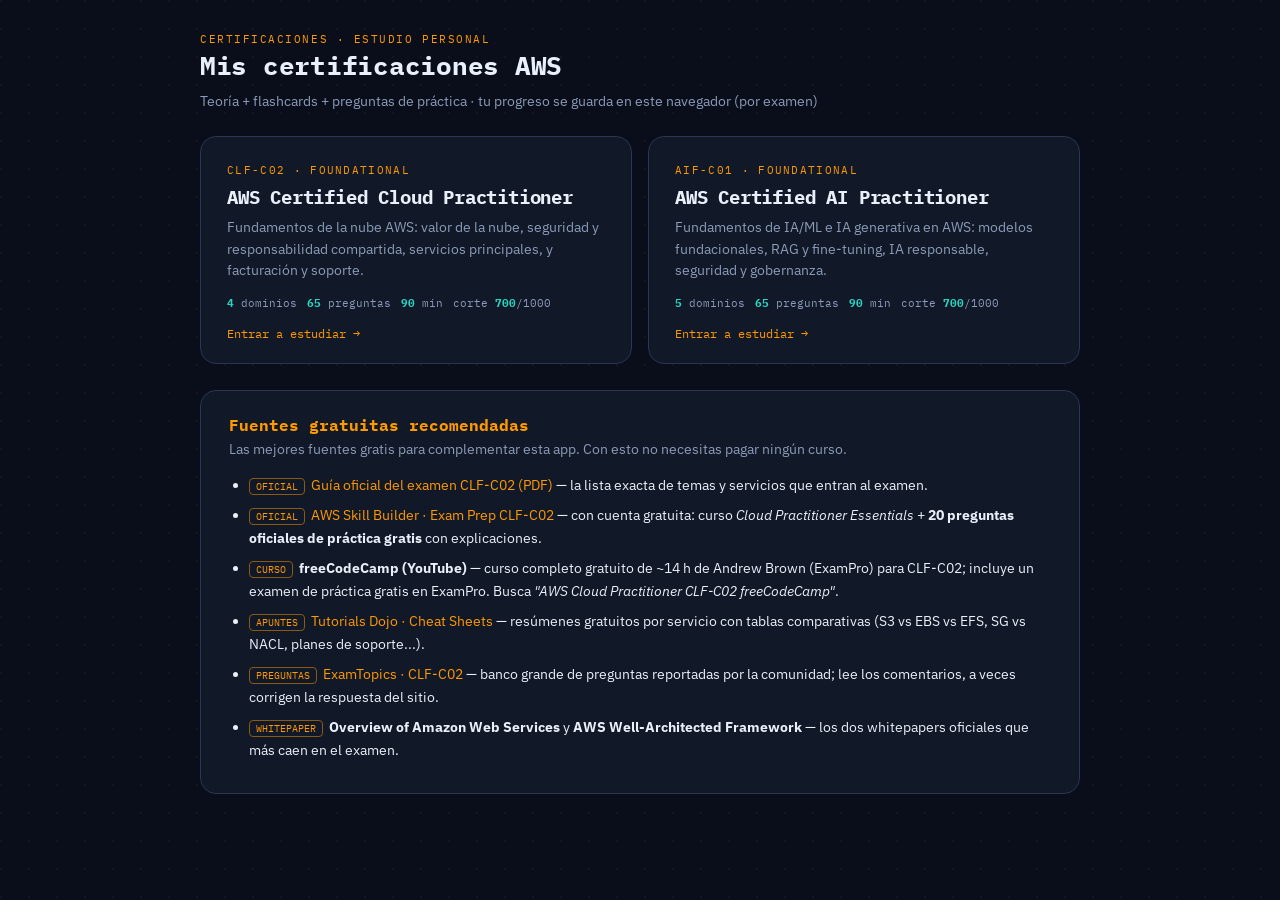
<file: index.html>
<!DOCTYPE html>
<html lang="es">
<head>
<meta charset="UTF-8">
<meta name="viewport" content="width=device-width, initial-scale=1">
<title>Mis certificaciones AWS · App de estudio</title>
<link rel="stylesheet" href="assets/styles.css">
<style>
.hub-grid{display:grid;grid-template-columns:1fr 1fr;gap:16px;margin:26px 0;}
@media(max-width:640px){.hub-grid{grid-template-columns:1fr;}}
.exam-card{
  display:block;background:var(--surface);border:1px solid var(--border);border-radius:16px;
  padding:26px 26px 22px;text-decoration:none;color:var(--text);transition:.15s;
}
.exam-card:hover{border-color:var(--accent);transform:translateY(-2px);}
.exam-card .code{font-family:var(--mono);font-size:11px;letter-spacing:.12em;color:var(--accent);text-transform:uppercase;margin-bottom:8px;}
.exam-card h2{font-family:var(--mono);font-size:19px;margin:0 0 8px;letter-spacing:-.01em;}
.exam-card p{font-size:13.5px;line-height:1.6;color:var(--text-muted);margin:0 0 14px;}
.exam-card .meta{font-family:var(--mono);font-size:11px;color:var(--text-muted);display:flex;flex-wrap:wrap;gap:10px;}
.exam-card .meta b{color:var(--accent-2);}
.exam-card .go{margin-top:16px;font-family:var(--mono);font-size:12px;color:var(--accent);}
.res{background:var(--surface);border:1px solid var(--border);border-radius:16px;padding:24px 28px;margin-top:8px;}
.res h2{font-family:var(--mono);font-size:16px;color:var(--accent);margin:0 0 4px;}
.res .lead{color:var(--text-muted);font-size:13.5px;margin:0 0 14px;line-height:1.6;}
.res ul{margin:0;padding-left:20px;}
.res li{font-size:13.5px;line-height:1.7;margin:7px 0;color:var(--text);}
.res a{color:var(--accent);text-decoration:none;}
.res a:hover{text-decoration:underline;}
.res .tag{font-family:var(--mono);font-size:10px;border:1px solid var(--accent-dim);color:var(--accent);border-radius:4px;padding:1px 6px;margin-right:6px;text-transform:uppercase;}
</style>
</head>
<body>
<div class="wrap">

  <div class="top">
    <div>
      <div class="eyebrow">Certificaciones &middot; Estudio personal</div>
      <h1>Mis certificaciones AWS</h1>
    </div>
  </div>
  <div class="sub">Teoría + flashcards + preguntas de práctica &middot; tu progreso se guarda en este navegador (por examen)</div>

  <div class="hub-grid">
    <a class="exam-card" href="clf-c02.html">
      <div class="code">CLF-C02 · Foundational</div>
      <h2>AWS Certified Cloud Practitioner</h2>
      <p>Fundamentos de la nube AWS: valor de la nube, seguridad y responsabilidad compartida, servicios principales, y facturación y soporte.</p>
      <div class="meta"><span><b>4</b> dominios</span><span><b>65</b> preguntas</span><span><b>90</b> min</span><span>corte <b>700</b>/1000</span></div>
      <div class="go">Entrar a estudiar →</div>
    </a>
    <a class="exam-card" href="aif-c01.html">
      <div class="code">AIF-C01 · Foundational</div>
      <h2>AWS Certified AI Practitioner</h2>
      <p>Fundamentos de IA/ML e IA generativa en AWS: modelos fundacionales, RAG y fine-tuning, IA responsable, seguridad y gobernanza.</p>
      <div class="meta"><span><b>5</b> dominios</span><span><b>65</b> preguntas</span><span><b>90</b> min</span><span>corte <b>700</b>/1000</span></div>
      <div class="go">Entrar a estudiar →</div>
    </a>
  </div>

  <div class="res">
    <h2>Fuentes gratuitas recomendadas</h2>
    <p class="lead">Las mejores fuentes gratis para complementar esta app. Con esto no necesitas pagar ningún curso.</p>
    <ul>
      <li><span class="tag">Oficial</span><a href="https://docs.aws.amazon.com/pdfs/aws-certification/latest/cloud-practitioner-02/cloud-practitioner-02.pdf" target="_blank">Guía oficial del examen CLF-C02 (PDF)</a> — la lista exacta de temas y servicios que entran al examen.</li>
      <li><span class="tag">Oficial</span><a href="https://skillbuilder.aws/category/exam-prep/cloud-practitioner-foundational-CLF-C02" target="_blank">AWS Skill Builder · Exam Prep CLF-C02</a> — con cuenta gratuita: curso <i>Cloud Practitioner Essentials</i> + <b>20 preguntas oficiales de práctica gratis</b> con explicaciones.</li>
      <li><span class="tag">Curso</span><b>freeCodeCamp (YouTube)</b> — curso completo gratuito de ~14 h de Andrew Brown (ExamPro) para CLF-C02; incluye un examen de práctica gratis en ExamPro. Busca <i>"AWS Cloud Practitioner CLF-C02 freeCodeCamp"</i>.</li>
      <li><span class="tag">Apuntes</span><a href="https://tutorialsdojo.com/aws-cheat-sheets/" target="_blank">Tutorials Dojo · Cheat Sheets</a> — resúmenes gratuitos por servicio con tablas comparativas (S3 vs EBS vs EFS, SG vs NACL, planes de soporte...).</li>
      <li><span class="tag">Preguntas</span><a href="https://www.examtopics.com/exams/amazon/aws-certified-cloud-practitioner-clf-c02/" target="_blank">ExamTopics · CLF-C02</a> — banco grande de preguntas reportadas por la comunidad; lee los comentarios, a veces corrigen la respuesta del sitio.</li>
      <li><span class="tag">Whitepaper</span><b>Overview of Amazon Web Services</b> y <b>AWS Well-Architected Framework</b> — los dos whitepapers oficiales que más caen en el examen.</li>
    </ul>
  </div>

</div>
</body>
</html>
</file>
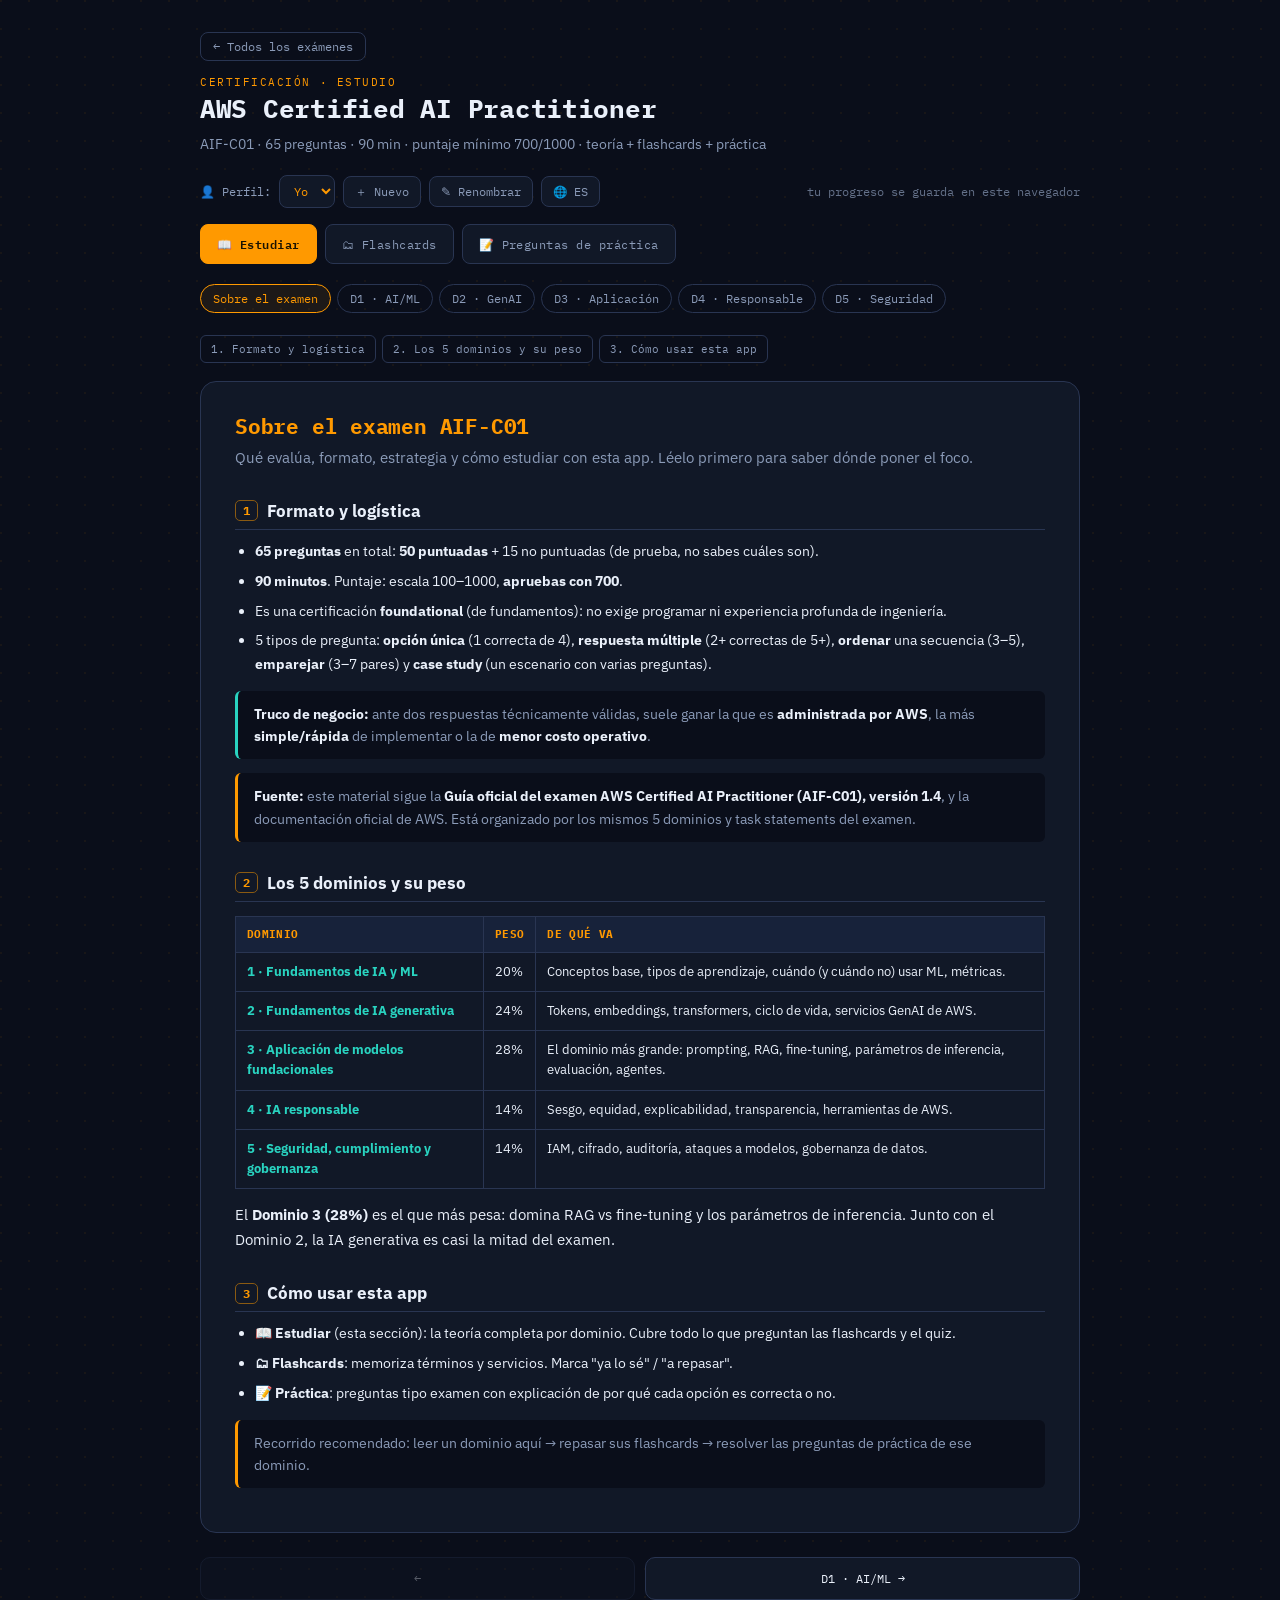
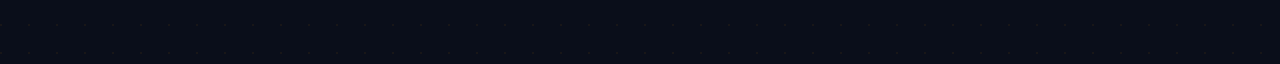
<file: aif-c01.html>
<!DOCTYPE html>
<html lang="es">
<head>
<meta charset="UTF-8">
<meta name="viewport" content="width=device-width, initial-scale=1">
<title>AIF-C01 · App de estudio</title>
<link rel="stylesheet" href="assets/styles.css">
</head>
<body>
<div class="wrap">

  <a class="backlink" href="index.html">&larr; Todos los ex&aacute;menes</a>

  <div class="top">
    <div>
      <div class="eyebrow" id="eyebrowText">Certificación &middot; Estudio</div>
      <h1>AWS Certified AI Practitioner</h1>
    </div>
  </div>
  <div class="sub" id="subText">AIF-C01 &middot; 65 preguntas &middot; 90 min &middot; puntaje mínimo 700/1000 &middot; teoría + flashcards + práctica</div>

  <div class="profilebar">
    <span class="plabel" id="plabelText">👤 Perfil:</span>
    <select id="profileSelect" onchange="switchProfile(this.value)"></select>
    <button class="pbtn" id="btnNewProfile" onclick="newProfile()">＋ Nuevo</button>
    <button class="pbtn" id="btnRenameProfile" onclick="renameProfile()">✎ Renombrar</button>
    <button class="pbtn" id="langToggle" onclick="toggleLang()">🌐 ES</button>
    <span class="psaved" id="psavedText">tu progreso se guarda en este navegador</span>
  </div>

  <div class="modebar">
    <button class="mode-btn active" id="btnRead" onclick="setMode('read')">📖 Estudiar</button>
    <button class="mode-btn" id="btnFlash" onclick="setMode('flash')">🗂 Flashcards</button>
    <button class="mode-btn" id="btnQuiz" onclick="setMode('quiz')">📝 Preguntas de práctica</button>
  </div>

  <!-- ================= READ MODE ================= -->
  <div id="readMode">
    <div class="domains" id="readChips"></div>
    <div class="toc" id="readToc"></div>
    <div class="article" id="article"></div>
    <div class="readnav">
      <button id="readPrev" onclick="readStep(-1)">← Sección anterior</button>
      <button id="readNext" onclick="readStep(1)">Siguiente sección →</button>
    </div>
  </div>

  <!-- ================= FLASHCARD MODE ================= -->
  <div id="flashMode" style="display:none">
    <div class="domains" id="domainChips"></div>

    <div class="progress-row">
      <span id="progLabel">1 / 65</span>
      <div class="progress-track"><div class="progress-fill" id="progFill" style="width:0%"></div></div>
    </div>

    <div class="stage">
      <div class="card" id="card" onclick="flipCard()">
        <div class="face front">
          <div class="tab">
            <span class="domain-tag" id="tagFront">D1</span>
            <span class="idx" id="idxFront"></span>
          </div>
          <div class="face-label" id="lblFront">Término / Concepto</div>
          <div class="face-content"><div class="front-text" id="frontText"></div></div>
          <div class="hint" id="hintText">toca la tarjeta para ver la respuesta</div>
        </div>
        <div class="face back">
          <div class="tab">
            <span class="domain-tag" id="tagBack">D1</span>
            <span class="idx" id="idxBack"></span>
          </div>
          <div class="face-label" id="lblBack">Explicación</div>
          <div class="face-content"><div class="back-text" id="backText"></div></div>
        </div>
      </div>
    </div>

    <div class="controls">
      <button class="nav-btn" onclick="prevCard()">←</button>
      <div class="mark-row">
        <button class="mark-btn review" id="btnReview" onclick="markCard('review')">Repasar de nuevo</button>
        <button class="mark-btn know" id="btnKnow" onclick="markCard('know')">Ya lo sé</button>
      </div>
      <button class="nav-btn" onclick="nextCard()">→</button>
    </div>

    <div class="util-row">
      <button class="util-btn" id="btnShuffleCards" onclick="shuffleCards()">barajar</button>
      <button class="util-btn" id="btnResetCards" onclick="resetProgress()">reiniciar progreso</button>
    </div>

    <div class="stats">
      <div><span id="lblTotal">Total</span><b id="statTotal">65</b></div>
      <div class="know"><span id="lblKnow">Ya lo sé</span><b id="statKnow">0</b></div>
      <div class="review"><span id="lblReview">A repasar</span><b id="statReview">0</b></div>
    </div>
  </div>

  <!-- ================= QUIZ MODE ================= -->
  <div id="quizMode" class="qwrap">
    <div class="domains" id="quizChips"></div>
    <div class="util-row" style="margin:0 0 16px;">
      <button class="util-btn" id="btnShuffleQuiz" onclick="shuffleQuiz()">barajar</button>
      <button class="util-btn" id="btnResetQuiz" onclick="resetQuiz()">reiniciar respuestas</button>
    </div>
    <div class="qcard">
      <div class="qmeta">
        <span class="domain-tag" id="qTag">D1</span>
        <span class="qcount" id="qCount">Pregunta 1 / 15</span>
      </div>
      <div class="qtext" id="qText"></div>
      <div id="qOptions"></div>
      <button class="pbtn" id="qSubmit" style="display:none;margin-top:8px;" onclick="submitMulti()">Comprobar respuesta</button>
      <div class="explain" id="qExplain"></div>
    </div>
    <div class="qnav">
      <button class="nav-btn" onclick="prevQuestion()">←</button>
      <div class="stats" style="margin-top:0;">
        <div><span id="lblScore">Aciertos</span><b id="qScore" style="color:var(--accent-2)">0</b></div>
        <div><span id="lblDone">Respondidas</span><b id="qDone">0</b></div>
      </div>
      <button class="nav-btn" onclick="nextQuestion()">→</button>
    </div>
  </div>

</div>

<script src="data/aif-c01/exam.js"></script>
<script src="data/aif-c01/study.js"></script>
<script src="data/aif-c01/cards.js"></script>
<script src="data/aif-c01/questions.js"></script>
<script src="assets/app.js"></script>
</body>
</html>
</file>
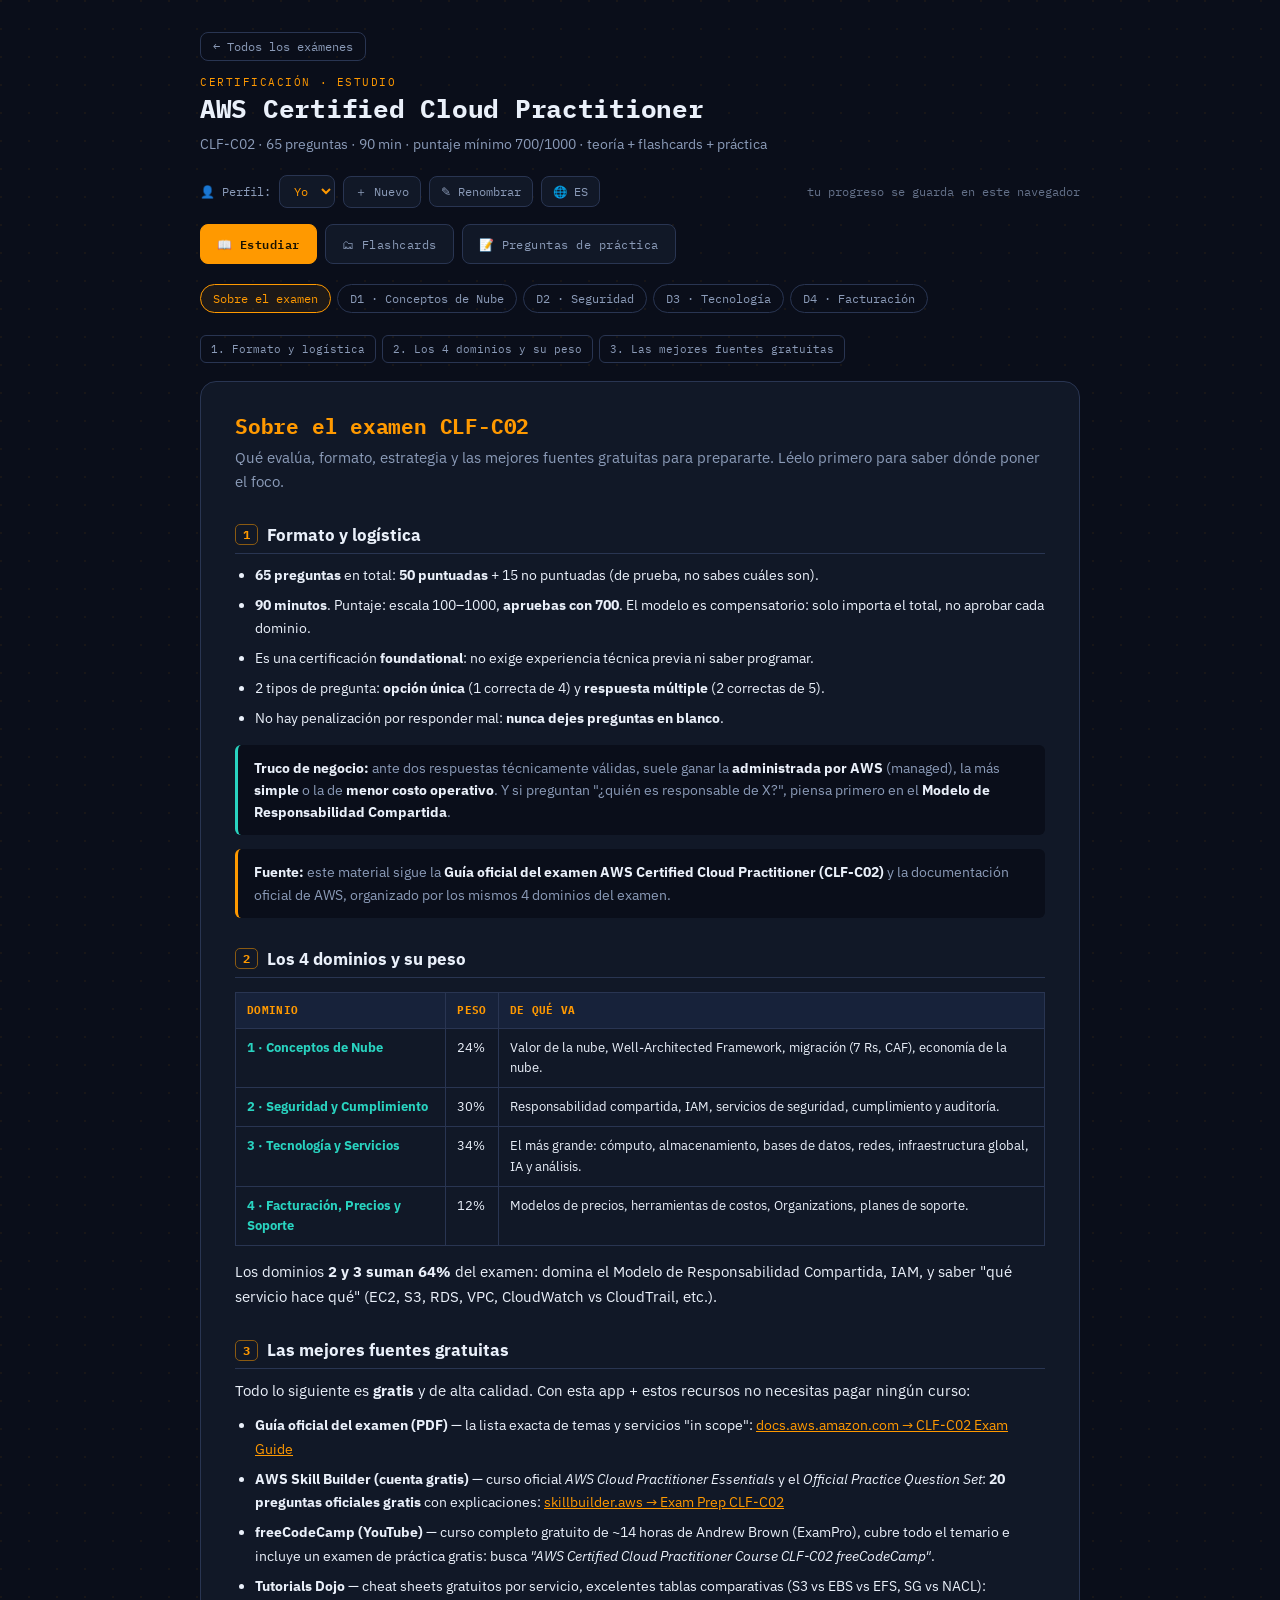
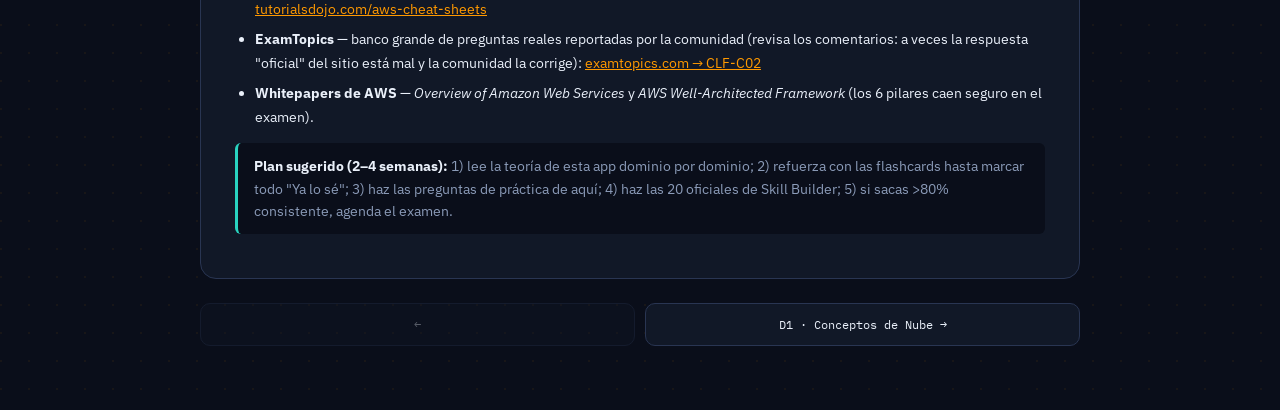
<file: clf-c02.html>
<!DOCTYPE html>
<html lang="es">
<head>
<meta charset="UTF-8">
<meta name="viewport" content="width=device-width, initial-scale=1">
<title>CLF-C02 · App de estudio</title>
<link rel="stylesheet" href="assets/styles.css">
</head>
<body>
<div class="wrap">

  <a class="backlink" href="index.html">&larr; Todos los ex&aacute;menes</a>

  <div class="top">
    <div>
      <div class="eyebrow" id="eyebrowText">Certificación &middot; Estudio</div>
      <h1>AWS Certified Cloud Practitioner</h1>
    </div>
  </div>
  <div class="sub" id="subText">CLF-C02 &middot; 65 preguntas &middot; 90 min &middot; puntaje mínimo 700/1000 &middot; teoría + flashcards + práctica</div>

  <div class="profilebar">
    <span class="plabel" id="plabelText">👤 Perfil:</span>
    <select id="profileSelect" onchange="switchProfile(this.value)"></select>
    <button class="pbtn" id="btnNewProfile" onclick="newProfile()">＋ Nuevo</button>
    <button class="pbtn" id="btnRenameProfile" onclick="renameProfile()">✎ Renombrar</button>
    <button class="pbtn" id="langToggle" onclick="toggleLang()">🌐 ES</button>
    <span class="psaved" id="psavedText">tu progreso se guarda en este navegador</span>
  </div>

  <div class="modebar">
    <button class="mode-btn active" id="btnRead" onclick="setMode('read')">📖 Estudiar</button>
    <button class="mode-btn" id="btnFlash" onclick="setMode('flash')">🗂 Flashcards</button>
    <button class="mode-btn" id="btnQuiz" onclick="setMode('quiz')">📝 Preguntas de práctica</button>
  </div>

  <!-- ================= READ MODE ================= -->
  <div id="readMode">
    <div class="domains" id="readChips"></div>
    <div class="toc" id="readToc"></div>
    <div class="article" id="article"></div>
    <div class="readnav">
      <button id="readPrev" onclick="readStep(-1)">← Sección anterior</button>
      <button id="readNext" onclick="readStep(1)">Siguiente sección →</button>
    </div>
  </div>

  <!-- ================= FLASHCARD MODE ================= -->
  <div id="flashMode" style="display:none">
    <div class="domains" id="domainChips"></div>

    <div class="progress-row">
      <span id="progLabel">1 / 65</span>
      <div class="progress-track"><div class="progress-fill" id="progFill" style="width:0%"></div></div>
    </div>

    <div class="stage">
      <div class="card" id="card" onclick="flipCard()">
        <div class="face front">
          <div class="tab">
            <span class="domain-tag" id="tagFront">D1</span>
            <span class="idx" id="idxFront"></span>
          </div>
          <div class="face-label" id="lblFront">Término / Concepto</div>
          <div class="face-content"><div class="front-text" id="frontText"></div></div>
          <div class="hint" id="hintText">toca la tarjeta para ver la respuesta</div>
        </div>
        <div class="face back">
          <div class="tab">
            <span class="domain-tag" id="tagBack">D1</span>
            <span class="idx" id="idxBack"></span>
          </div>
          <div class="face-label" id="lblBack">Explicación</div>
          <div class="face-content"><div class="back-text" id="backText"></div></div>
        </div>
      </div>
    </div>

    <div class="controls">
      <button class="nav-btn" onclick="prevCard()">←</button>
      <div class="mark-row">
        <button class="mark-btn review" id="btnReview" onclick="markCard('review')">Repasar de nuevo</button>
        <button class="mark-btn know" id="btnKnow" onclick="markCard('know')">Ya lo sé</button>
      </div>
      <button class="nav-btn" onclick="nextCard()">→</button>
    </div>

    <div class="util-row">
      <button class="util-btn" id="btnShuffleCards" onclick="shuffleCards()">barajar</button>
      <button class="util-btn" id="btnResetCards" onclick="resetProgress()">reiniciar progreso</button>
    </div>

    <div class="stats">
      <div><span id="lblTotal">Total</span><b id="statTotal">65</b></div>
      <div class="know"><span id="lblKnow">Ya lo sé</span><b id="statKnow">0</b></div>
      <div class="review"><span id="lblReview">A repasar</span><b id="statReview">0</b></div>
    </div>
  </div>

  <!-- ================= QUIZ MODE ================= -->
  <div id="quizMode" class="qwrap">
    <div class="domains" id="quizChips"></div>
    <div class="util-row" style="margin:0 0 16px;">
      <button class="util-btn" id="btnShuffleQuiz" onclick="shuffleQuiz()">barajar</button>
      <button class="util-btn" id="btnResetQuiz" onclick="resetQuiz()">reiniciar respuestas</button>
    </div>
    <div class="qcard">
      <div class="qmeta">
        <span class="domain-tag" id="qTag">D1</span>
        <span class="qcount" id="qCount">Pregunta 1 / 15</span>
      </div>
      <div class="qtext" id="qText"></div>
      <div id="qOptions"></div>
      <button class="pbtn" id="qSubmit" style="display:none;margin-top:8px;" onclick="submitMulti()">Comprobar respuesta</button>
      <div class="explain" id="qExplain"></div>
    </div>
    <div class="qnav">
      <button class="nav-btn" onclick="prevQuestion()">←</button>
      <div class="stats" style="margin-top:0;">
        <div><span id="lblScore">Aciertos</span><b id="qScore" style="color:var(--accent-2)">0</b></div>
        <div><span id="lblDone">Respondidas</span><b id="qDone">0</b></div>
      </div>
      <button class="nav-btn" onclick="nextQuestion()">→</button>
    </div>
  </div>

</div>

<script src="data/clf-c02/exam.js"></script>
<script src="data/clf-c02/study.js"></script>
<script src="data/clf-c02/cards.js"></script>
<script src="data/clf-c02/questions.js"></script>
<script src="assets/app.js"></script>
</body>
</html>
</file>
<file: assets/styles.css>
@import url('https://fonts.googleapis.com/css2?family=IBM+Plex+Mono:wght@400;500;600;700&family=IBM+Plex+Sans:wght@400;500;600;700&display=swap');

:root{
  --bg:#0A0E1A;
  --surface:#111827;
  --surface-alt:#17223A;
  --border:#293552;
  --text:#EAF0FA;
  --text-muted:#8B9BB8;
  --accent:#FF9900;
  --accent-dim:#8a5a12;
  --accent-2:#29D3C0;
  --danger:#FF6B6B;
  --mono: 'IBM Plex Mono', monospace;
  --sans: 'IBM Plex Sans', sans-serif;
}
*{box-sizing:border-box;}
html,body{margin:0;padding:0;}
body{
  background:
    radial-gradient(circle at 1px 1px, rgba(255,153,0,0.06) 1px, transparent 0) 0 0/28px 28px,
    var(--bg);
  color:var(--text);
  font-family:var(--sans);
  min-height:100vh;
  padding:32px 16px 64px;
}
.wrap{max-width:880px;margin:0 auto;}

/* header */
.top{display:flex;align-items:baseline;justify-content:space-between;flex-wrap:wrap;gap:8px;margin-bottom:6px;}
.eyebrow{font-family:var(--mono);font-size:11px;letter-spacing:.14em;color:var(--accent);text-transform:uppercase;}
h1{font-family:var(--mono);font-size:26px;font-weight:700;margin:2px 0 4px;letter-spacing:-0.01em;}
.sub{color:var(--text-muted);font-size:14px;margin-bottom:22px;}

.modebar{display:flex;gap:8px;margin-bottom:20px;flex-wrap:wrap;}
.mode-btn{
  font-family:var(--mono);font-size:12px;letter-spacing:.04em;
  background:var(--surface);border:1px solid var(--border);color:var(--text-muted);
  padding:9px 16px;border-radius:8px;cursor:pointer;transition:.15s;
}
.mode-btn.active{background:var(--accent);color:#1a1200;border-color:var(--accent);font-weight:600;}
.mode-btn:hover:not(.active){border-color:var(--accent-dim);color:var(--text);}

/* profile bar */
.profilebar{display:flex;align-items:center;gap:8px;flex-wrap:wrap;margin-bottom:16px;font-family:var(--mono);font-size:12px;}
.profilebar .plabel{color:var(--text-muted);}
.profilebar select{
  font-family:var(--mono);font-size:12px;background:var(--surface);color:var(--accent);
  border:1px solid var(--border);border-radius:8px;padding:7px 10px;cursor:pointer;
}
.pbtn{
  font-family:var(--mono);font-size:11.5px;background:var(--surface);border:1px solid var(--border);
  color:var(--text-muted);border-radius:8px;padding:7px 11px;cursor:pointer;transition:.15s;
}
.pbtn:hover{border-color:var(--accent);color:var(--accent);}
.psaved{color:var(--text-muted);opacity:.7;margin-left:auto;}

/* domain chips */
.domains{display:flex;flex-wrap:wrap;gap:6px;margin-bottom:22px;}
.chip{
  font-family:var(--mono);font-size:11.5px;padding:6px 12px;border-radius:20px;
  border:1px solid var(--border);color:var(--text-muted);cursor:pointer;background:transparent;
  transition:.15s;white-space:nowrap;
}
.chip.active{border-color:var(--accent);color:var(--accent);background:rgba(255,153,0,0.08);}
.chip .w{opacity:.55;margin-left:4px;}

/* progress */
.progress-row{display:flex;align-items:center;gap:12px;margin-bottom:18px;font-family:var(--mono);font-size:12px;color:var(--text-muted);}
.progress-track{flex:1;height:4px;background:var(--surface-alt);border-radius:4px;overflow:hidden;}
.progress-fill{height:100%;background:var(--accent);border-radius:4px;transition:width .25s;}

/* ============ READ MODE ============ */
#readMode{display:none;}
.toc{display:flex;flex-wrap:wrap;gap:6px;margin-bottom:18px;}
.toc a{
  font-family:var(--mono);font-size:11px;color:var(--text-muted);border:1px solid var(--border);
  border-radius:6px;padding:6px 10px;text-decoration:none;transition:.15s;
}
.toc a:hover{border-color:var(--accent);color:var(--accent);}
.article{background:var(--surface);border:1px solid var(--border);border-radius:16px;padding:30px 34px;}
.article > h2{font-family:var(--mono);font-size:21px;color:var(--accent);margin:0 0 6px;letter-spacing:-.01em;}
.article .lead{color:var(--text-muted);font-size:14.5px;margin:0 0 8px;line-height:1.65;}
.sec{scroll-margin-top:16px;}
.sec h3{
  font-size:17px;margin:30px 0 10px;padding-bottom:7px;border-bottom:1px solid var(--border);
  color:var(--text);display:flex;align-items:center;gap:9px;
}
.sec h3 .n{font-family:var(--mono);font-size:12px;color:var(--accent);border:1px solid var(--accent-dim);border-radius:5px;padding:2px 7px;}
.sec h4{font-size:14.5px;color:var(--accent-2);margin:18px 0 6px;font-family:var(--mono);font-weight:600;}
.article p{font-size:14.5px;line-height:1.7;color:var(--text);margin:10px 0;}
.article ul{margin:8px 0;padding-left:20px;}
.article li{font-size:14px;line-height:1.7;margin:6px 0;color:var(--text);}
.term{color:var(--accent-2);font-weight:600;}
.svc{font-family:var(--mono);font-size:.9em;color:var(--accent);background:rgba(255,153,0,.07);padding:1px 5px;border-radius:4px;}
table.tbl{width:100%;border-collapse:collapse;margin:14px 0;font-size:13px;}
table.tbl th,table.tbl td{border:1px solid var(--border);padding:9px 11px;text-align:left;vertical-align:top;line-height:1.55;}
table.tbl th{background:var(--surface-alt);font-family:var(--mono);font-size:11px;letter-spacing:.03em;color:var(--accent);text-transform:uppercase;}
table.tbl td b{color:var(--accent-2);}
.note{border-left:3px solid var(--accent);background:var(--bg);padding:12px 16px;border-radius:6px;margin:14px 0;font-size:13.5px;line-height:1.65;color:var(--text-muted);}
.note.tip{border-color:var(--accent-2);}
.note.warn{border-color:var(--danger);}
.note b{color:var(--text);}
.readnav{display:flex;justify-content:space-between;margin-top:24px;gap:10px;}
.readnav button{
  flex:1;font-family:var(--mono);font-size:12px;background:var(--surface);border:1px solid var(--border);
  color:var(--text);padding:13px;border-radius:10px;cursor:pointer;transition:.15s;
}
.readnav button:hover{border-color:var(--accent);color:var(--accent);}
.readnav button:disabled{opacity:.35;cursor:default;}

/* ============ FLASHCARDS ============ */
.stage{perspective:1600px;margin-bottom:20px;}
.card{
  position:relative;min-height:280px;border-radius:16px;cursor:pointer;
  transform-style:preserve-3d;transition:transform .5s cubic-bezier(.2,.8,.3,1);
}
.card.flipped{transform:rotateY(180deg);}
.face{
  position:absolute;inset:0;backface-visibility:hidden;border-radius:16px;
  border:1px solid var(--border);background:var(--surface);
  padding:28px 30px 24px;display:flex;flex-direction:column;
}
.face.back{transform:rotateY(180deg);background:var(--surface-alt);border-color:var(--accent-dim);}
.tab{display:flex;align-items:center;justify-content:space-between;margin-bottom:18px;}
.domain-tag{
  font-family:var(--mono);font-size:10.5px;letter-spacing:.06em;color:var(--accent);
  border:1px solid var(--accent-dim);padding:3px 9px;border-radius:5px;text-transform:uppercase;
}
.face.back .domain-tag{color:var(--accent-2);border-color:#1a5a52;}
.idx{font-family:var(--mono);font-size:11px;color:var(--text-muted);}
.face-label{font-family:var(--mono);font-size:10px;letter-spacing:.14em;color:var(--text-muted);text-transform:uppercase;margin-bottom:10px;}
.face-content{flex:1;display:flex;align-items:center;}
.front-text{font-size:21px;font-weight:600;line-height:1.35;}
.back-text{font-size:15.5px;line-height:1.6;color:var(--text);white-space:pre-line;}
.hint{font-family:var(--mono);font-size:10.5px;color:var(--text-muted);text-align:center;margin-top:8px;}

.controls{display:flex;align-items:center;justify-content:space-between;gap:10px;margin-bottom:14px;}
.nav-btn{
  background:var(--surface);border:1px solid var(--border);color:var(--text);
  width:44px;height:44px;border-radius:10px;cursor:pointer;font-size:16px;
  display:flex;align-items:center;justify-content:center;transition:.15s;
}
.nav-btn:hover{border-color:var(--accent);color:var(--accent);}
.mark-row{display:flex;gap:8px;flex:1;justify-content:center;}
.mark-btn{
  font-family:var(--mono);font-size:12px;padding:11px 18px;border-radius:10px;border:1px solid var(--border);
  background:transparent;color:var(--text-muted);cursor:pointer;transition:.15s;flex:1;max-width:180px;
}
.mark-btn.review:hover, .mark-btn.review.picked{border-color:var(--danger);color:var(--danger);background:rgba(255,107,107,.08);}
.mark-btn.know:hover, .mark-btn.know.picked{border-color:var(--accent-2);color:var(--accent-2);background:rgba(41,211,192,.08);}

.util-row{display:flex;justify-content:center;gap:16px;margin-top:10px;}
.util-btn{
  background:none;border:none;color:var(--text-muted);font-family:var(--mono);font-size:11.5px;
  cursor:pointer;text-decoration:underline;text-underline-offset:3px;
}
.util-btn:hover{color:var(--accent);}

.stats{display:flex;gap:22px;justify-content:center;margin-top:26px;font-family:var(--mono);font-size:12px;color:var(--text-muted);}
.stats b{color:var(--text);font-size:15px;display:block;}
.stats .know b{color:var(--accent-2);}
.stats .review b{color:var(--danger);}

/* ============ QUIZ ============ */
.qwrap{display:none;}
.qwrap.active{display:block;}
.qcard{background:var(--surface);border:1px solid var(--border);border-radius:16px;padding:26px 28px;margin-bottom:16px;}
.qmeta{display:flex;justify-content:space-between;margin-bottom:14px;}
.qtext{font-size:16.5px;font-weight:600;line-height:1.5;margin-bottom:18px;}
.opt{
  display:block;width:100%;text-align:left;background:var(--surface-alt);border:1px solid var(--border);
  color:var(--text);font-family:var(--sans);font-size:14px;padding:13px 16px;border-radius:10px;
  margin-bottom:9px;cursor:pointer;transition:.15s;line-height:1.4;
}
.opt:hover{border-color:var(--accent-dim);}
.opt.correct{border-color:var(--accent-2);background:rgba(41,211,192,.1);}
.opt.wrong{border-color:var(--danger);background:rgba(255,107,107,.1);}
.opt:disabled{cursor:default;}
.opt.sel{border-color:var(--accent);background:rgba(255,153,0,.10);}
.explain{
  display:none;margin-top:14px;padding:14px 16px;background:var(--bg);border-left:3px solid var(--accent);
  border-radius:6px;font-size:13.5px;line-height:1.6;color:var(--text-muted);
}
.explain.show{display:block;}
.explain b{color:var(--text);}
.qnav{display:flex;justify-content:space-between;align-items:center;}
.qcount{font-family:var(--mono);font-size:12px;color:var(--text-muted);}

@media(max-width:520px){
  h1{font-size:21px;}
  .article{padding:22px 18px;}
  .front-text{font-size:18px;}
  .card{min-height:320px;}
  .mark-btn{padding:11px 8px;font-size:11px;}
}

/* back link to hub */
.backlink{
  display:inline-block;font-family:var(--mono);font-size:11.5px;color:var(--text-muted);
  text-decoration:none;border:1px solid var(--border);border-radius:8px;padding:6px 12px;
  margin-bottom:14px;transition:.15s;
}
.backlink:hover{border-color:var(--accent);color:var(--accent);}
</file>
